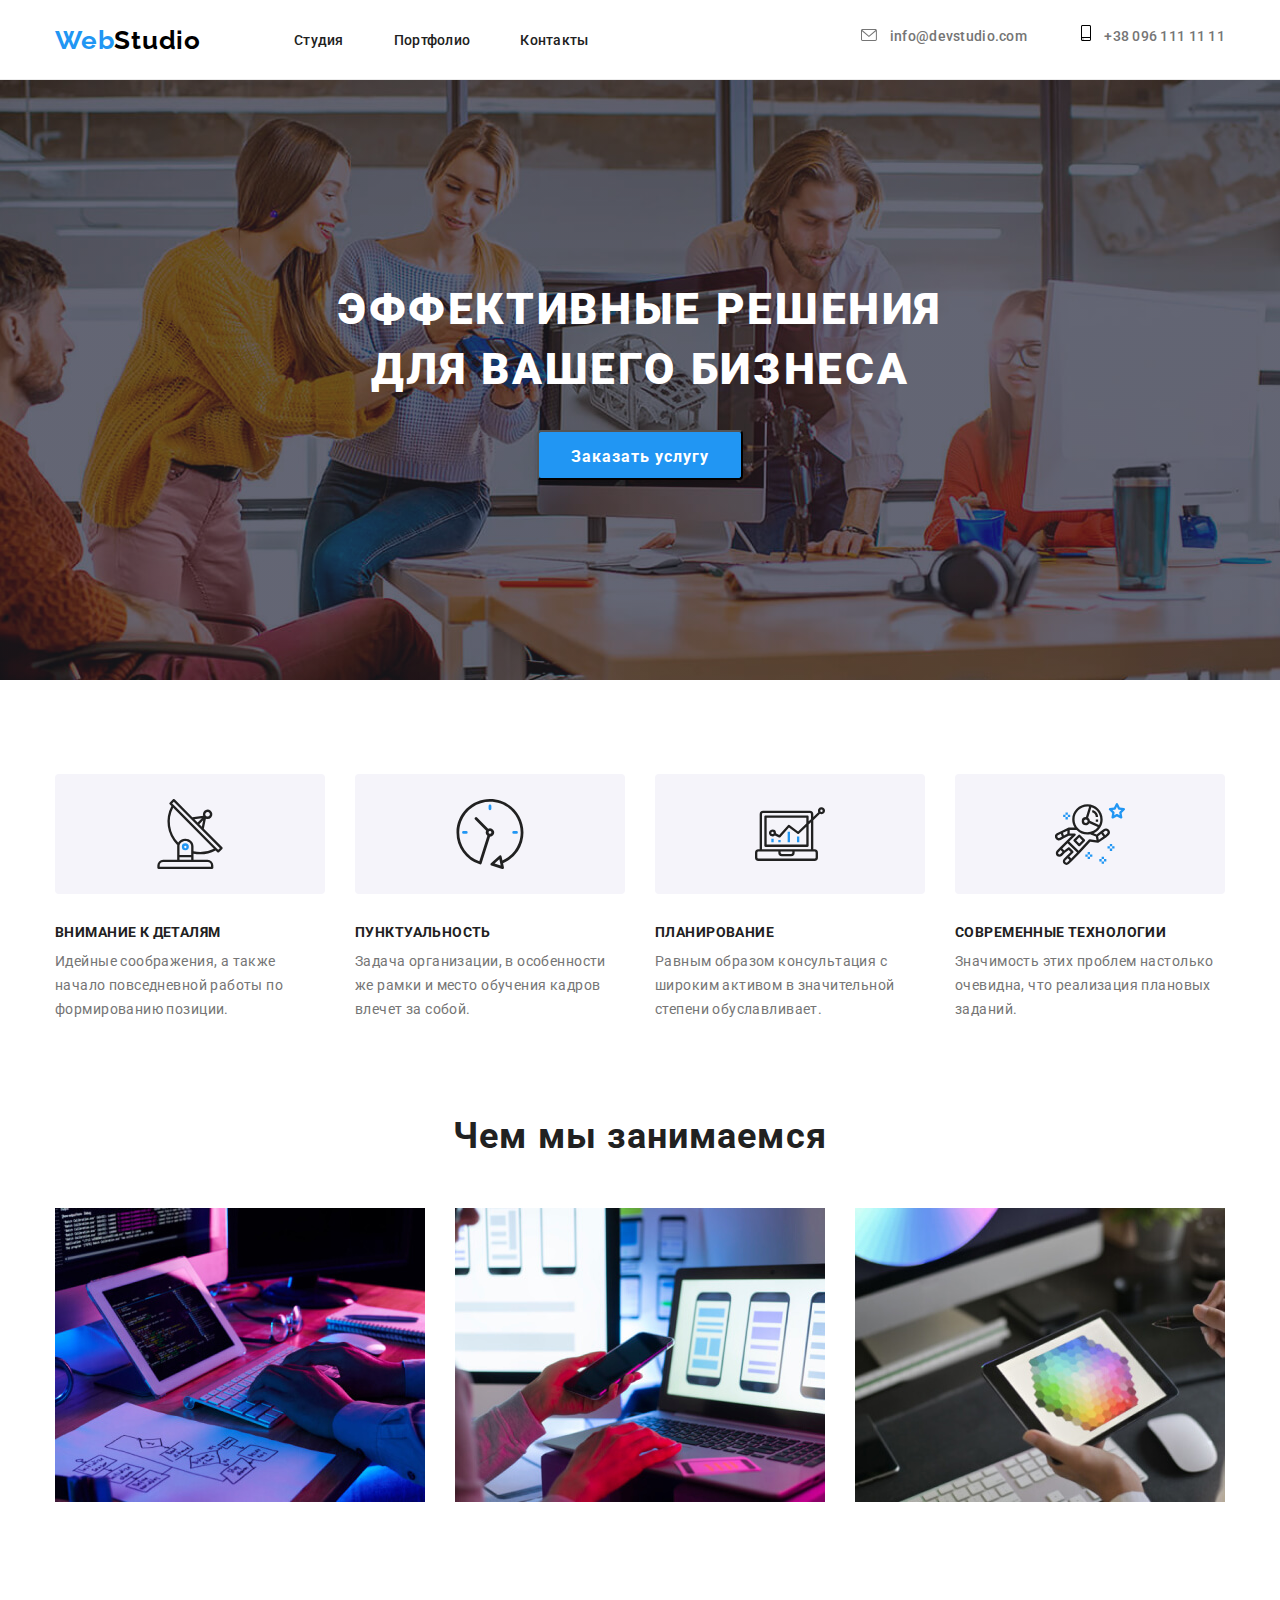
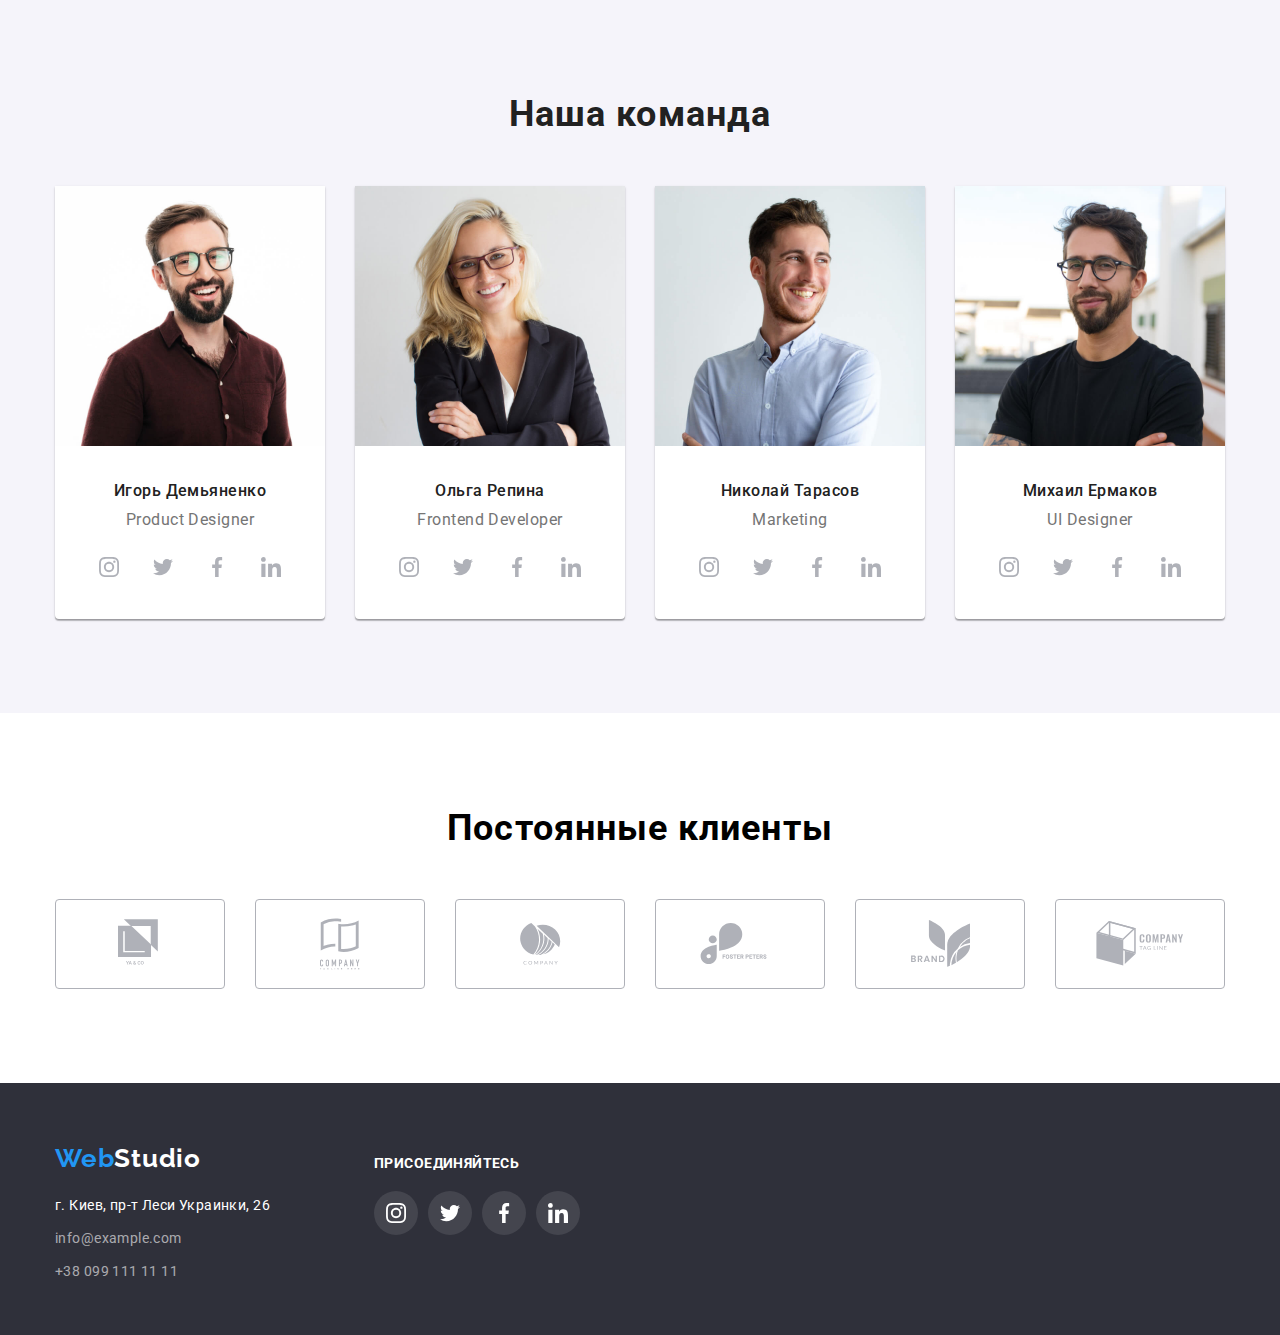
<file: index.html>
<!DOCTYPE html>
<html lang="ru">
  <head>
    <meta charset="UTF-8" />
    <meta name="viewport" content="width=device-width, initial-scale=1.0" />
    <title lang="en">WebStudio</title>
    <link
      rel="stylesheet"
      href="https://cdnjs.cloudflare.com/ajax/libs/modern-normalize/1.0.0/modern-normalize.css"
    />
    <link
      href="https://fonts.googleapis.com/css2?family=Raleway:wght@700&family=Roboto:wght@400;500;700;900&display=swap"
      rel="stylesheet"
    />
    <link rel="stylesheet" href="./css/style.css" />
  </head>
  <body>
    <!--HEADER-->
    <header class="header">
      <div class="container">
        <nav class="navigation">
          <a
            class="logo link"
            href="./index.html"
            aria-label="Логотип WebStudio"
          >
            <span class="logo-item">Web</span>Studio</a
          >
          <ul class="navigation-list list">
            <li class="navigation-list-item">
              <a class="navigation-list-link link" href="./index.html"
                >Студия</a
              >
            </li>
            <li class="navigation-list-item">
              <a class="navigation-list-link link" href="./portfolio.html"
                >Портфолио</a
              >
            </li>
            <li class="navigation-list-item">
              <a class="navigation-list-link link" href="">Контакты</a>
            </li>
          </ul>
        </nav>
        <address class="adress">
          <a class="header-mail-link link" href="mailto:info@devstudio.com">
            <svg class="adress-logo">
              <use href="./images/sprite.svg#icon-envelope"></use>
            </svg>
            info@devstudio.com</a
          >
          <a class="header-tel-link link" href="tel:+380961111111">
            <svg class="adress-logo-tel">
              <use href="./images/sprite.svg#icon-smartphone"></use>
            </svg>
            +38 096 111 11 11</a
          >
        </address>
      </div>
    </header>
    <main>
      <!--HERO-->
      <section class="hero">
        <div class="container">
          <h1 class="hero-title">Эффективные решения для вашего бизнеса</h1>
          <button class="modal-btn" type="button">Заказать услугу</button>
        </div>
      </section>
      <!--Our advantages-->
      <section class="advantages-section">
        <div class="container">
          <h2 class="hero-section-title" hidden>Наши преимущества</h2>
          <ul class="advantages-list list">
            <li class="advantages-list-item">
              <div></div>
              <h3 class="advantages-title">Внимание к деталям</h3>
              <p class="advantages-description">
                Идейные соображения, а также <br />
                начало повседневной работы по <br />
                формированию позиции.
              </p>
            </li>
            <li class="advantages-list-item">
              <div></div>
              <h3 class="advantages-title">Пунктуальность</h3>
              <p class="advantages-description">
                Задача организации, в особенности <br />
                же рамки и место обучения кадров<br />
                влечет за собой.
              </p>
            </li>
            <li class="advantages-list-item">
              <div></div>
              <h3 class="advantages-title">Планирование</h3>
              <p class="advantages-description">
                Равным образом консультация с<br />
                широким активом в значительной<br />
                степени обуславливает.
              </p>
            </li>
            <li class="advantages-list-item">
              <div></div>
              <h3 class="advantages-title">Современные технологии</h3>
              <p class="advantages-description">
                Значимость этих проблем настолько<br />
                очевидна, что реализация плановых<br />
                заданий.
              </p>
            </li>
          </ul>
        </div>
      </section>

      <!--What are we doing-->
      <section class="doing-section">
        <h2 class="hero-section-title">Чем мы занимаемся</h2>
        <div class="container">
          <ul class="doing-list list">
            <li class="doing-list-item">
              <img
                class="doing-img"
                src="./images/what-are-we-doing/what-are-we-doing-img-1.jpg"
                alt="специалист изучает дизайны мобильных телефонов на компьютере"
                width="370"
                height="294"
              />
            </li>
            <li class="doing-list-item">
              <img
                class="doing-img"
                src="./images/what-are-we-doing/what-are-we-doing-img-2.jpg"
                alt="специалист изучает дизайны мобильных телефонов на компьютере"
                width="370"
                height="294"
              />
            </li>
            <li class="doing-list-item">
              <img
                class="doing-img"
                src="./images/what-are-we-doing/what-are-we-doing-img-3.jpg"
                alt="специалист работает с цветами на планшете"
                width="370"
                height="294"
              />
            </li>
          </ul>
        </div>
      </section>

      <!--Our team-->
      <section class="team-section">
        <h2 class="hero-section-title">Наша команда</h2>
        <div class="container">
          <ul class="team-list list">
            <li class="team-list-item">
              <img
                class="team-img"
                src="./images/our-team/member-1.jpg"
                alt="Член команды Игорь Демьяненко"
                width="270"
                height="260"
              />
              <div class="team-list-content">
                <h3 class="team-title">Игорь Демьяненко</h3>
                <p class="team-title-description" lang="en">Product Designer</p>
                <ul class="social-list list">
                  <li class="social-list-item">
                    <a href="" class="social-list-link">
                      <svg class="social-list-svg">
                        <use href="./images/sprite.svg#icon-instagram"></use>
                      </svg>
                    </a>
                  </li>
                  <li class="social-list-item">
                    <a href="" class="social-list-link">
                      <svg class="social-list-svg">
                        <use href="./images/sprite.svg#icon-twitter"></use>
                      </svg>
                    </a>
                  </li>
                  <li class="social-list-item">
                    <a href="" class="social-list-link">
                      <svg class="social-list-svg">
                        <use href="./images/sprite.svg#icon-facebook"></use>
                      </svg>
                    </a>
                  </li>
                  <li class="social-list-item">
                    <a href="" class="social-list-link">
                      <svg class="social-list-svg">
                        <use href="./images/sprite.svg#icon-linkedin"></use>
                      </svg>
                    </a>
                  </li>
                </ul>
              </div>
            </li>
            <li class="team-list-item">
              <img
                class="team-img"
                src="./images/our-team/member-2.jpg"
                alt="Член команды Ольга Репина"
                width="270"
                height="260"
              />
              <div class="team-list-content">
                <h3 class="team-title">Ольга Репина</h3>
                <p class="team-title-description" lang="en">
                  Frontend Developer
                </p>
                <ul class="social-list list">
                  <li class="social-list-item">
                    <a href="" class="social-list-link">
                      <svg class="social-list-svg">
                        <use href="./images/sprite.svg#icon-instagram"></use>
                      </svg>
                    </a>
                  </li>
                  <li class="social-list-item">
                    <a href="" class="social-list-link">
                      <svg class="social-list-svg">
                        <use href="./images/sprite.svg#icon-twitter"></use>
                      </svg>
                    </a>
                  </li>
                  <li class="social-list-item">
                    <a href="" class="social-list-link">
                      <svg class="social-list-svg">
                        <use href="./images/sprite.svg#icon-facebook"></use>
                      </svg>
                    </a>
                  </li>
                  <li class="social-list-item">
                    <a href="" class="social-list-link">
                      <svg class="social-list-svg">
                        <use href="./images/sprite.svg#icon-linkedin"></use>
                      </svg>
                    </a>
                  </li>
                </ul>
              </div>
            </li>
            <li class="team-list-item">
              <img
                src="./images/our-team/member-3.jpg"
                alt="Член команды Николай Тарасов"
                width="270"
                height="260"
              />
              <div class="team-list-content">
                <h3 class="team-title">Николай Тарасов</h3>
                <p class="team-title-description" lang="en">Marketing</p>
                <ul class="social-list list">
                  <li class="social-list-item">
                    <a href="" class="social-list-link">
                      <svg class="social-list-svg">
                        <use href="./images/sprite.svg#icon-instagram"></use>
                      </svg>
                    </a>
                  </li>
                  <li class="social-list-item">
                    <a href="" class="social-list-link">
                      <svg class="social-list-svg">
                        <use href="./images/sprite.svg#icon-twitter"></use>
                      </svg>
                    </a>
                  </li>
                  <li class="social-list-item">
                    <a href="" class="social-list-link">
                      <svg class="social-list-svg">
                        <use href="./images/sprite.svg#icon-facebook"></use>
                      </svg>
                    </a>
                  </li>
                  <li class="social-list-item">
                    <a href="" class="social-list-link">
                      <svg class="social-list-svg">
                        <use href="./images/sprite.svg#icon-linkedin"></use>
                      </svg>
                    </a>
                  </li>
                </ul>
              </div>
            </li>
            <li class="team-list-item">
              <img
                src="./images/our-team/member-4.jpg"
                alt="Член команды Михаил Ермаков"
                width="270"
                height="260"
              />
              <div class="team-list-content">
                <h3 class="team-title">Михаил Ермаков</h3>
                <p class="team-title-description" lang="en">UI Designer</p>
                <ul class="social-list list">
                  <li class="social-list-item">
                    <a href="" class="social-list-link">
                      <svg class="social-list-svg">
                        <use href="./images/sprite.svg#icon-instagram"></use>
                      </svg>
                    </a>
                  </li>
                  <li class="social-list-item">
                    <a href="" class="social-list-link">
                      <svg class="social-list-svg">
                        <use href="./images/sprite.svg#icon-twitter"></use>
                      </svg>
                    </a>
                  </li>
                  <li class="social-list-item">
                    <a href="" class="social-list-link">
                      <svg class="social-list-svg">
                        <use href="./images/sprite.svg#icon-facebook"></use>
                      </svg>
                    </a>
                  </li>
                  <li class="social-list-item">
                    <a href="" class="social-list-link">
                      <svg class="social-list-svg">
                        <use href="./images/sprite.svg#icon-linkedin"></use>
                      </svg>
                    </a>
                  </li>
                </ul>
              </div>
            </li>
          </ul>
        </div>
      </section>
      <!--Client-->
      <section class="section-client">
        <div class="container">
          <h2 class="client-title">Постоянные клиенты</h2>
          <ul class="client-list list">
            <li class="client-list-item">
              <a href="" class="client-link link">
                <svg class="client-svg" width="44px" height="49px">
                  <use href="./images/sprite.svg#icon-logo-1"></use>
                </svg>
              </a>
            </li>
            <li class="client-list-item">
              <a href="" class="client-link">
                <svg class="client-svg" width="40px" height="52px">
                  <use href="./images/sprite.svg#icon-logo-2"></use>
                </svg>
              </a>
            </li>
            <li class="client-list-item">
              <a href="" class="client-link link">
                <svg class="client-svg" width="41px" height="42px">
                  <use href="./images/sprite.svg#icon-logo-3"></use>
                </svg>
              </a>
            </li>
            <li class="client-list-item">
              <a href="" class="client-link link">
                <svg class="client-svg" width="80px" height="42px">
                  <use href="./images/sprite.svg#icon-logo-4"></use>
                </svg>
              </a>
            </li>
            <li class="client-list-item">
              <a href="" class="client-link link">
                <svg class="client-svg" width="59px" height="47px">
                  <use href="./images/sprite.svg#icon-logo-5"></use>
                </svg>
              </a>
            </li>
            <li class="client-lisi-item">
              <a href="" class="client-link link">
                <svg class="client-svg" width="88px" height="45px">
                  <use href="./images/sprite.svg#icon-logo-6"></use>
                </svg>
              </a>
            </li>
          </ul>
        </div>
      </section>
    </main>

    <!--Footer-->
    <footer class="footer">
      <div class="footer-container container">
        <div class="footer-left">
          <div class="logo-container">
            <a
              class="logo link"
              href="/index.html"
              aria-label="Логотип WebStudio"
            >
              <span class="logo-item">Web</span>Studio
            </a>
          </div>
          <address class="adress">
            <ul class="footer-list list">
              <li class="footer-list-item">
                <a
                  class="footer-adress-link link"
                  href="https://goo.gl/maps/Tn6iYeRyKpCLgesP7"
                  target="_blank"
                  >г. Киев, пр-т Леси Украинки, 26</a
                >
              </li>
              <li class="footer-list-item">
                <a class="footer-mail-link link" href="mailto:info@example.com"
                  >info@example.com</a
                >
              </li>
              <li class="footer-list-item">
                <a class="footer-tel-link link" href="tel:+380991111111"
                  >+38 099 111 11 11</a
                >
              </li>
            </ul>
          </address>
        </div>
        <div class="footer-right">
          <h2 class="footer-title">Присоединяйтесь</h2>
          <ul class="footer-icon-list list">
            <li class="footer-icon-list-item">
              <a href="" class="footer-icon-link">
                <svg class="footer-svg">
                  <use href="./images/sprite.svg#icon-instagram"></use>
                </svg>
              </a>
            </li>
            <li class="footer-icon-list-item">
              <a href="" class="footer-icon-link">
                <svg class="footer-svg">
                  <use href="./images/sprite.svg#icon-twitter"></use>
                </svg>
              </a>
            </li>
            <li class="footer-icon-list-item">
              <a href="" class="footer-icon-link">
                <svg class="footer-svg">
                  <use href="./images/sprite.svg#icon-facebook"></use>
                </svg>
              </a>
            </li>
            <li class="footer-icon-list-item">
              <a href="" class="footer-icon-link">
                <svg class="footer-svg">
                  <use href="./images/sprite.svg#icon-linkedin"></use>
                </svg>
              </a>
            </li>
          </ul>
        </div>
      </div>
    </footer>
  </body>
</html>
</file>
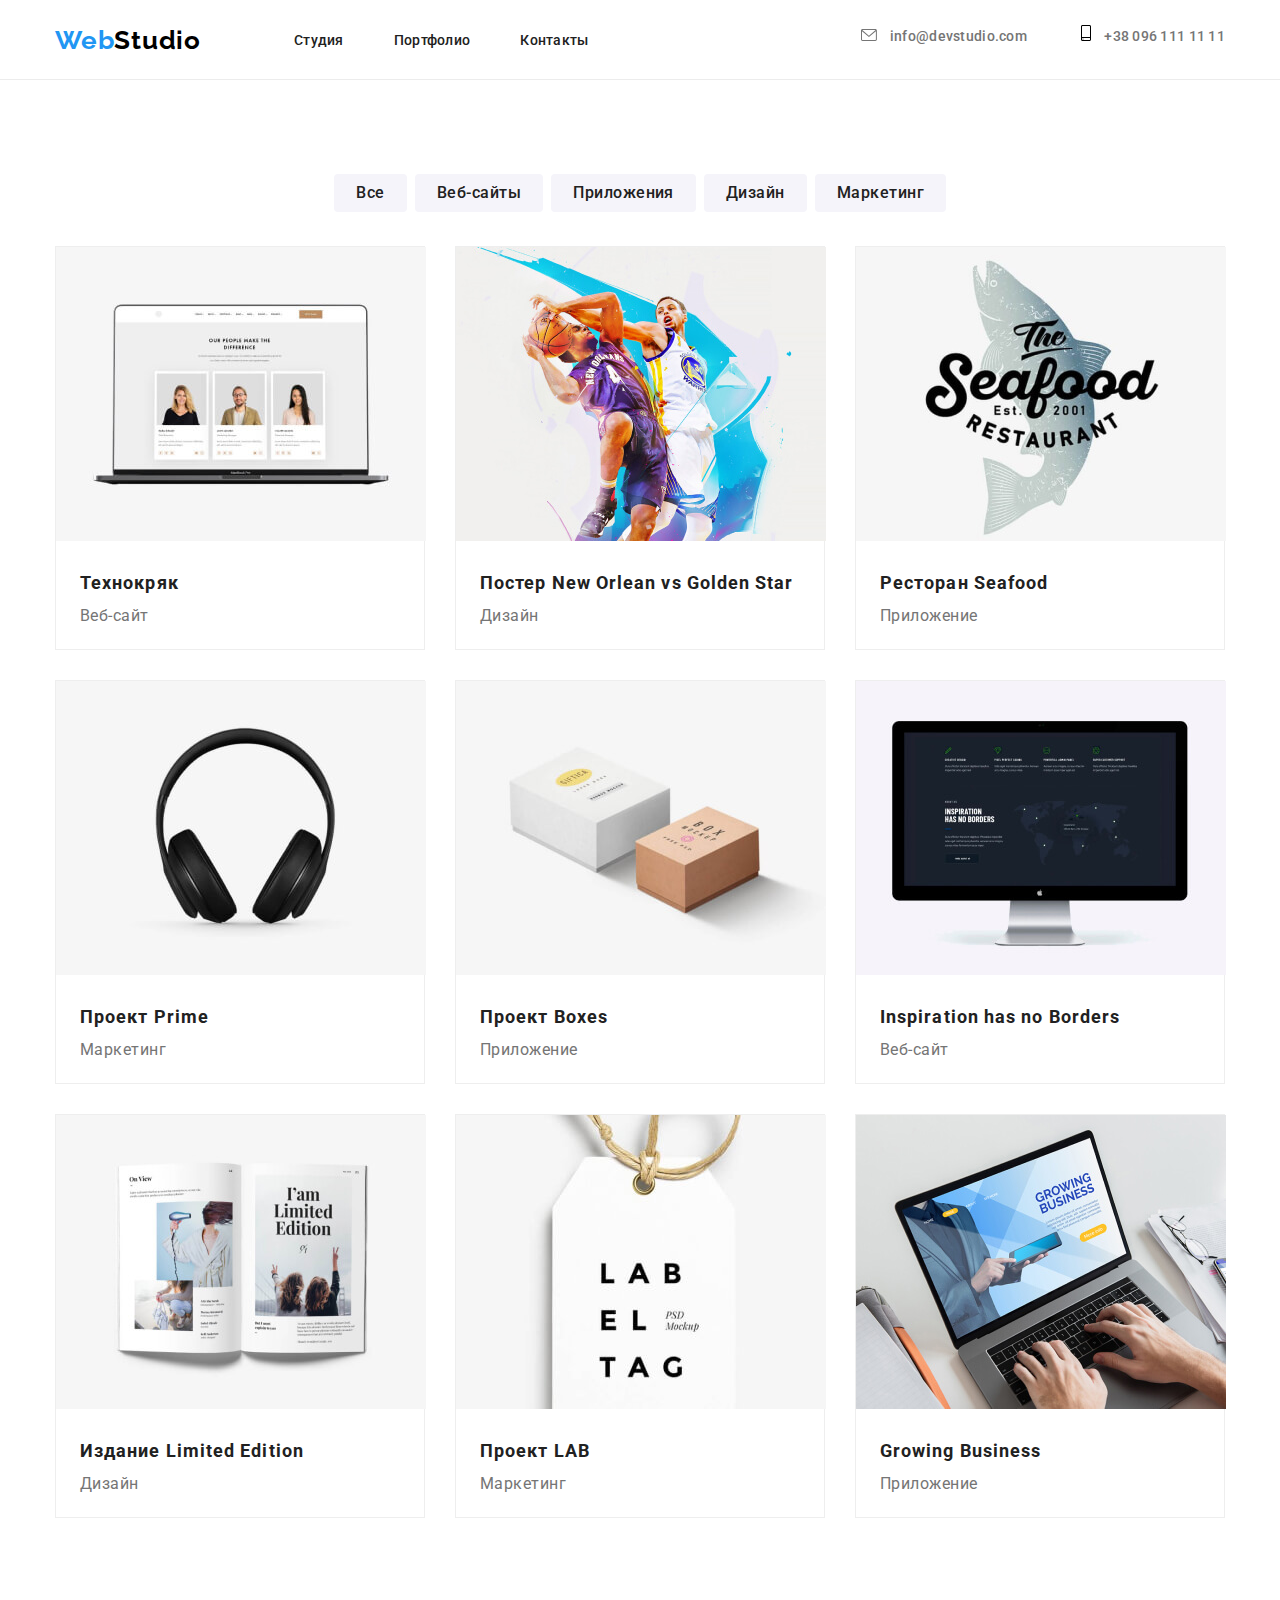
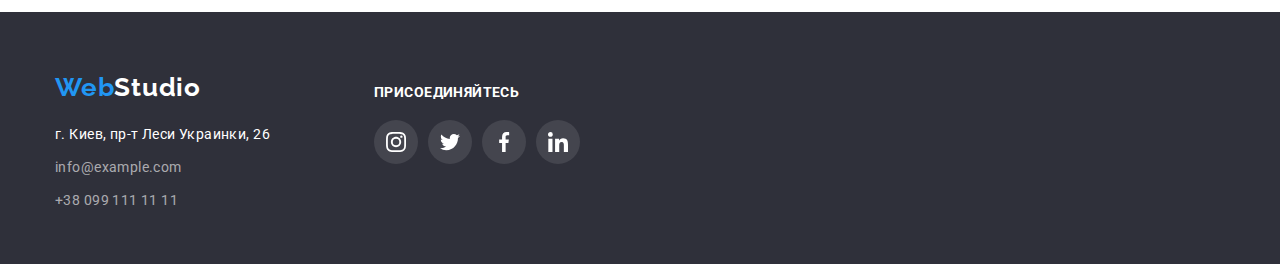
<file: portfolio.html>
<!DOCTYPE html>
<html lang="ru">
  <head>
    <meta charset="UTF-8" />
    <meta name="viewport" content="width=device-width, initial-scale=1.0" />
    <title lang="en">WebStudio</title>
    <link
      rel="stylesheet"
      href="https://cdnjs.cloudflare.com/ajax/libs/modern-normalize/1.0.0/modern-normalize.css"
    />
    <link
      href="https://fonts.googleapis.com/css2?family=Raleway:wght@700&family=Roboto:wght@400;500;700;900&display=swap"
      rel="stylesheet"
    />
    <link rel="stylesheet" href="./css/style.css" />
  </head>
  <body>
    <!--HEADER-->
    <header class="header">
      <div class="container">
        <nav class="navigation">
          <a
            class="logo link"
            href="./index.html"
            aria-label="Логотип WebStudio"
          >
            <span class="logo-item">Web</span>Studio</a
          >
          <ul class="navigation-list list">
            <li class="navigation-list-item">
              <a class="navigation-list-link link" href="./index.html"
                >Студия</a
              >
            </li>
            <li class="navigation-list-item">
              <a class="navigation-list-link link" href="./portfolio.html"
                >Портфолио</a
              >
            </li>
            <li class="navigation-list-item">
              <a class="navigation-list-link link" href="">Контакты</a>
            </li>
          </ul>
        </nav>
        <address class="adress">
          <a class="header-mail-link link" href="mailto:info@devstudio.com">
            <svg class="adress-logo">
              <use href="./images/sprite.svg#icon-envelope"></use>
            </svg>
            info@devstudio.com</a
          >
          <a class="header-tel-link link" href="tel:+380961111111">
            <svg class="adress-logo-tel">
              <use href="./images/sprite.svg#icon-smartphone"></use>
            </svg>
            +38 096 111 11 11</a
          >
        </address>
      </div>
    </header>
    <main>
      <!--HERO-->
      <section class="portfolio-hero">
        <div class="container">
          <h1 class="portfolio-hero-title" hidden>Портфолио</h1>
          <ul class="portfolio-title-list list">
            <li class="portfolio-hero-item">
              <button class="portfolio-btn" type="button">Все</button>
            </li>
            <li class="portfolio-hero-item">
              <button class="portfolio-btn" type="button">Веб-сайты</button>
            </li>
            <li class="portfolio-hero-item">
              <button class="portfolio-btn" type="button">Приложения</button>
            </li>
            <li class="portfolio-hero-item">
              <button class="portfolio-btn" type="button">Дизайн</button>
            </li>
            <li class="portfolio-hero-item">
              <button class="portfolio-btn" type="button">Маркетинг</button>
            </li>
          </ul>
          <ul class="portfolio-hero-list list">
            <li class="portfolio-hero-list-item">
              <img
                class="portfolio-img"
                src="./images/portfolio/img-1.jpg"
                alt="Ноутбук"
                width="370"
                height="294"
              />
              <a href=""></a>
              <div class="portfolio-hero-list-content">
                <h2 class="portfolio-hero-section-title">Технокряк</h2>
                <p class="portfolio-hero-section-subtitle">Веб-сайт</p>
              </div>
            </li>
            <li class="portfolio-hero-list-item">
              <img
                class="portfolio-img"
                src="./images/portfolio/img-2.jpg"
                alt="Спортсмены играют в баскетбол"
                width="370"
                height="294"
              />
              <a href=""></a>
              <div class="portfolio-hero-list-content">
                <h2 class="portfolio-hero-section-title">
                  Постер <span lang="en">New Orlean vs Golden Star</span>
                </h2>
                <p class="portfolio-hero-section-subtitle">Дизайн</p>
              </div>
            </li>
            <li class="portfolio-hero-list-item">
              <img
                class="portfolio-img"
                src="./images/portfolio/img-3.jpg"
                alt="Логотип ресторана"
                width="370"
                height="294"
              />
              <a href=""></a>
              <div class="portfolio-hero-list-content">
                <h2 class="portfolio-hero-section-title">
                  Ресторан<span lang="en"> Seafood</span>
                </h2>
                <p class="portfolio-hero-section-subtitle">Приложение</p>
              </div>
            </li>
            <li class="portfolio-hero-list-item">
              <img
                class="portfolio-img"
                src="./images/portfolio/img-4.jpg"
                alt="Наушники"
                width="370"
                height="294"
              />
              <a href=""></a>
              <div class="portfolio-hero-list-content">
                <h2 class="portfolio-hero-section-title">
                  Проект<span lang="en"> Prime</span>
                </h2>
                <p class="portfolio-hero-section-subtitle">Маркетинг</p>
              </div>
            </li>
            <li class="portfolio-hero-list-item">
              <img
                class="portfolio-img"
                src="./images/portfolio/img-5.jpg"
                alt="Две картонные коробки"
                width="370"
                height="294"
              />
              <a href=""></a>
              <div class="portfolio-hero-list-content">
                <h2 class="portfolio-hero-section-title">
                  Проект <span lang="en">Boxes</span>
                </h2>
                <p class="portfolio-hero-section-subtitle">Приложение</p>
              </div>
            </li>
            <li class="portfolio-hero-list-item">
              <img
                class="portfolio-img"
                src="./images/portfolio/img-6.jpg"
                alt="Монитор от компьютера"
                width="370"
                height="294"
              />
              <a href=""></a>
              <div class="portfolio-hero-list-content">
                <h2 class="portfolio-hero-section-title" lang="en">
                  Inspiration has no Borders
                </h2>
                <p class="portfolio-hero-section-subtitle">Веб-сайт</p>
              </div>
            </li>
            <li class="portfolio-hero-list-item">
              <img
                class="portfolio-img"
                src="./images/portfolio/img-7.jpg"
                alt="Открытаяя книга"
                width="370"
                height="294"
              />
              <a href=""></a>
              <div class="portfolio-hero-list-content">
                <h2 class="portfolio-hero-section-title">
                  Издание <span lang="en">Limited Edition</span>
                </h2>
                <p class="portfolio-hero-section-subtitle">Дизайн</p>
              </div>
            </li>
            <li class="portfolio-hero-list-item">
              <img
                class="portfolio-img"
                src="./images/portfolio/img-8.jpg"
                alt="Бирка с логотипом компании"
                width="370"
                height="294"
              />
              <a href=""></a>
              <div class="portfolio-hero-list-content">
                <h2 class="portfolio-hero-section-title">
                  Проект <span lang="en">LAB</span>
                </h2>
                <p class="portfolio-hero-section-subtitle">Маркетинг</p>
              </div>
            </li>
            <li class="portfolio-hero-list-item">
              <img
                class="portfolio-img"
                src="./images/portfolio/img-9.jpg"
                alt="Человек работает на ноутбуке"
                width="370"
                height="294"
              />
              <a href=""></a>
              <div class="portfolio-hero-list-content">
                <h2 class="portfolio-hero-section-title" lang="en">
                  Growing Business
                </h2>
                <p class="portfolio-hero-section-subtitle">Приложение</p>
              </div>
            </li>
          </ul>
        </div>
      </section>
    </main>
    <!--Footer-->
    <footer class="footer">
      <div class="footer-container container">
        <div class="footer-left">
          <div class="logo-container">
            <a
              class="logo link"
              href="/index.html"
              aria-label="Логотип WebStudio"
            >
              <span class="logo-item">Web</span>Studio
            </a>
          </div>
          <address class="adress">
            <ul class="footer-list list">
              <li class="footer-list-item">
                <a
                  class="footer-adress-link link"
                  href="https://goo.gl/maps/Tn6iYeRyKpCLgesP7"
                  target="_blank"
                  >г. Киев, пр-т Леси Украинки, 26</a
                >
              </li>
              <li class="footer-list-item">
                <a class="footer-mail-link link" href="mailto:info@example.com"
                  >info@example.com</a
                >
              </li>
              <li class="footer-list-item">
                <a class="footer-tel-link link" href="tel:+380991111111"
                  >+38 099 111 11 11</a
                >
              </li>
            </ul>
          </address>
        </div>
        <div class="footer-right">
          <h2 class="footer-title">Присоединяйтесь</h2>
          <ul class="footer-icon-list list">
            <li class="footer-icon-list-item">
              <a href="" class="footer-icon-link">
                <svg class="footer-svg">
                  <use href="./images/sprite.svg#icon-instagram"></use>
                </svg>
              </a>
            </li>
            <li class="footer-icon-list-item">
              <a href="" class="footer-icon-link">
                <svg class="footer-svg">
                  <use href="./images/sprite.svg#icon-twitter"></use>
                </svg>
              </a>
            </li>
            <li class="footer-icon-list-item">
              <a href="" class="footer-icon-link">
                <svg class="footer-svg">
                  <use href="./images/sprite.svg#icon-facebook"></use>
                </svg>
              </a>
            </li>
            <li class="footer-icon-list-item">
              <a href="" class="footer-icon-link">
                <svg class="footer-svg">
                  <use href="./images/sprite.svg#icon-linkedin"></use>
                </svg>
              </a>
            </li>
          </ul>
        </div>
      </div>
    </footer>
  </body>
</html>
</file>
<file: css/style.css>
:root {
  --accent-color: #2196f3;
  --title-text-color: #212121;
  --description-subtitle-color: #757575;
  --logo-color: #000000;
  --backgound-color: #ffffff;
}
*,
*::before,
*::after {
  box-sizing: border-box;
  margin: 0;
  padding: 0;
}

body {
  font-family: "Roboto", sans-serif;
  font-style: normal;
}
main {
  display: block;
}
.list {
  list-style: none;
}
.link {
  text-decoration: none;
}
.adress {
  font-style: normal;
}
/*img {
  display: block;
}*/
.container {
  width: 1200px;
  padding: 0 15px;
  margin: 0 auto;
}
/*==Header===*/
.header {
  /*width: 1600px;*/
  height: 80px;
  padding: 25px 0;
  border-bottom-width: 1px;
  border-bottom-style: solid;
  border-bottom-color: #ececec;
  background-color: var(--backgound-color);
}
.header .container {
  display: flex;
}
.logo {
  margin-right: 93px;
  font-family: Raleway;
  font-style: normal;
  font-weight: 700;
  font-size: 26px;
  line-height: 1.192;
  letter-spacing: 0.03em;
  color: var(--logo-color);
}
.logo-item {
  font-family: Raleway;
  font-style: normal;
  font-weight: 700;
  font-size: 26px;
  line-height: 1.192;
  letter-spacing: 0.03em;
  color: var(--accent-color);
}
.navigation {
  display: flex;
  align-items: center;
}
.navigation-list {
  display: flex;
}
.navigation-list-item:not(:last-child) {
  margin-right: 50px;
}
.navigation-list-link {
  font-weight: 500;
  font-size: 14px;
  line-height: 1.142;
  letter-spacing: 0.02em;
  color: var(--title-text-color);
}
.navigation-list-link:hover,
.navigation-list-link:focus {
  color: var(--accent-color);
}
.navigation-list-link:active {
  color: var(--accent-color);
}
.header .adress {
  margin-left: auto;
}
.header-tel-link {
  margin-left: 50px;
}
.header-mail-link,
.header-tel-link {
  font-weight: 500;
  font-size: 14px;
  line-height: 1.142;
  letter-spacing: 0.02em;
  color: var(--description-subtitle-color);
}
.header-mail-link:hover,
.header-mail-link:focus,
.header-tel-link:hover,
.header-tel-link:focus {
  color: var(--accent-color);
}
.header-mail-link:active,
.header-tel-link:active {
  color: var(--accent-color);
}
.header-mail-link:hover .adress-logo {
  fill: var(--accent-color);
}
.adress-logo {
  width: 16px;
  height: 12px;
  margin-right: 10px;
  fill: var(--description-subtitle-color);
}
.header-tel-link:hover .adress-logo-tel {
  fill: var(--accent-color);
}
.adress-logo-tel {
  width: 10px;
  height: 16px;
  margin-right: 10px;
}
/*== End Header===*/
/*== HERO===*/
.hero {
  /* width: 1600px; */
  /* height: 600px; */
  margin-left: auto;
  margin-right: auto;
  padding-top: 200px;
  padding-bottom: 200px;
  background-color: #2f303a;
  text-align: center;
  background-image: linear-gradient(
      rgba(47, 48, 58, 0.4),
      rgba(47, 48, 58, 0.4)
    ),
    url("../images/hero/hero-jpg.jpg");
  background-repeat: no-repeat;
  background-position: center;
}
.hero .container {
  display: flex;
  flex-direction: column;
  justify-content: center;
  align-items: center;
}

.hero-title {
  width: 700px;
  height: 120px;
  margin-bottom: 30px;
  font-weight: 900;
  font-size: 44px;
  line-height: 1.363;
  letter-spacing: 0.06em;
  text-transform: uppercase;
  color: var(--backgound-color);
}
.modal-btn {
  min-width: 200px;
  height: 50px;
  padding: 10px 32px;
  background: #2196f3;
  box-shadow: 0px 4px 4px rgba(0, 0, 0, 0.15);
  border-radius: 4px;
  text-align: center;
  font-weight: 700;
  font-size: 16px;
  line-height: 1.875;
  letter-spacing: 0.06em;
  color: var(--backgound-color);
}

.hero-section-title {
  padding-bottom: 50px;
  font-weight: 700;
  font-size: 36px;
  line-height: 1.166;
  text-align: center;
  letter-spacing: 0.03em;
  color: var(--title-text-color);
}
/*== End HERO===*/

/*== Advantages===*/
.advantages-section {
  /* width: 1600px; */
  padding-top: 94px;
  padding-bottom: 94px;
}

.advantages-list {
  display: flex;
}
.advantages-list-item {
  width: 270px;
}

.advantages-list-item:not(:last-child) {
  margin-right: 30px;
}
.advantages-list-item div {
  display: flex;
  align-items: center;
  justify-content: center;
  height: 120px;
  background-color: #f5f4fa;
  border-radius: 4px;
}
.advantages-list-item:nth-child(1) div::before {
  content: "";
  display: block;
  width: 70px;
  height: 70px;
  background-image: url("../images/advantages/antenna\ 1.svg");
}
.advantages-list-item:nth-child(2) div::before {
  content: "";
  display: block;
  width: 70px;
  height: 70px;
  background-image: url("../images/advantages/clock\ 1.svg");
}
.advantages-list-item:nth-child(3) div::before {
  content: "";
  display: block;
  width: 70px;
  height: 70px;
  background-image: url("../images/advantages/diagram\ 1.svg");
}
.advantages-list-item:nth-child(4) div::before {
  content: "";
  display: block;
  width: 70px;
  height: 70px;
  background-image: url("../images/advantages/astronaut\ 1.svg");
}

.advantages-title {
  margin-top: 30px;
  margin-bottom: 10px;
  font-weight: 700;
  font-size: 14px;
  line-height: 1.142;
  letter-spacing: 0.03em;
  text-transform: uppercase;
  color: var(--title-text-color);
}
.advantages-description {
  font-weight: normal;
  font-size: 14px;
  line-height: 1.714;
  letter-spacing: 0.03em;
  color: var(--description-subtitle-color);
}
/*== End Advantages===*/

/*== What are we doing===*/
.doing-section {
  /* width: 1600px; */
  margin-right: auto;
  margin-left: auto;
  padding-bottom: 94px;
}
.doing-section .container {
  display: flex;
}
.doing-list {
  display: flex;
}
.doing-list-item:not(:last-child) {
  margin-right: 30px;
}
/*== End What are we doing===*/
/*== Our team ===*/
.team-section {
  /* width: 1600px; */
  margin-left: auto;
  margin-right: auto;
  padding-top: 94px;
  padding-bottom: 94px;
  background-color: #f5f4fa;
}
.team-section .container {
  display: flex;
}
.team-list {
  display: flex;
}
.team-list-item {
  width: 270px;
  background: #ffffff;
  box-shadow: 0px 1px 3px rgba(0, 0, 0, 0.12), 0px 1px 1px rgba(0, 0, 0, 0.14),
    0px 2px 1px rgba(0, 0, 0, 0.2);
  border-radius: 0px 0px 4px 4px;
}

.team-list-item:not(:last-child) {
  margin-right: 30px;
}

.team-list-content {
  padding: 30px 0;
}
.team-title {
  margin-bottom: 10px;
  white-space: nowrap;
  font-weight: 500;
  font-size: 16px;
  line-height: 1.187;
  text-align: center;
  letter-spacing: 0.03em;
  color: var(--title-text-color);
}
.team-title-description {
  margin-bottom: 16px;
  font-weight: 400;
  font-size: 16px;
  line-height: 1.187;
  text-align: center;
  letter-spacing: 0.03em;
  color: var(--description-subtitle-color);
}
.social-list {
  display: flex;
  width: 206px;
  justify-content: space-between;
  margin-left: auto;
  margin-right: auto;
}

.social-list-svg {
  width: 20px;
  height: 20px;
  fill: #afb1b8;
}

.social-list-link {
  display: flex;
  align-items: center;
  justify-content: center;
  width: 44px;
  height: 44px;
  border-radius: 50%;
  background-color: #ffffff;
}

.social-list-link:hover,
.social-list-link:focus {
  background-color: var(--accent-color);
}

.social-list-link:hover .social-list-svg,
.social-list-link:focus .social-list-svg {
  fill: #ffffff;
}
/*== End Our team ===*/
/*==Client==*/

.section-client {
  padding: 94px 0;
}

.client-title {
  margin-bottom: 50px;
  font-weight: 700;
  font-size: 36px;
  line-height: 1.167;
  text-align: center;
  letter-spacing: 0.03em;
  color: var(--title-color);
}

.client-list {
  display: flex;
  justify-content: space-between;
}

.client-list-item {
  display: flex;
  /*width: calc((100% - 30px * 5) / 6);*/
}

.client-link {
  display: flex;
  width: 170px;
  height: 90px;
  align-items: center;
  justify-content: center;
  border: 1px solid #afb1b8;
  border-radius: 4px;
}

.client-link:hover .client-svg {
  fill: var(--accent-color);
}

.client-link:hover {
  border-color: var(--accent-color);
}

.client-svg {
  fill: #afb1b8;
}
/*==end client==*/

/*== Portfolio ===*/
.portfolio-hero {
  padding-top: 94px;
  padding-bottom: 94px;
  background-color: var(--backgound-color);
}
.portfolio-title-list {
  display: flex;
  justify-content: center;
  margin-bottom: 34px;
}
.portfolio-hero .container {
  width: 1200px;
  padding: 0 15px;
  margin: 0 auto;
  align-items: center;
}
.portfolio-btn {
  padding: 6px 22px;
  font-weight: 500;
  font-size: 16px;
  line-height: 1.625;
  text-align: center;
  letter-spacing: 0.03em;
  color: #212121;
  background: #f5f4fa;
  border-style: none;
  min-width: 73px;
  height: 38px;
  border-radius: 4px;
}
.portfolio-btn:hover,
.portfolio-btn:focus {
  color: var(--backgound-color);
  background-color: #2196f3;
}
.portfolio-hero-section-title {
  font-weight: 700;
  font-size: 18px;
  line-height: 36px;
  letter-spacing: 0.06em;
  color: var(--title-text-color);
}
.portfolio-hero-item:not(:last-child) {
  margin-right: 8px;
}
.portfolio-hero-list {
  display: flex;
  flex-wrap: wrap;
}
.portfolio-hero-list-content {
  padding-left: 24px;
  padding-right: 24px;
  padding-top: 20px;
  padding-bottom: 20px;
}
.portfolio-hero-list-item {
  width: 370px;
  height: 404px;
  border: 1px solid #eeeeee;
}
.portfolio-hero-list-item:hover {
  box-shadow: 0px 1px 3px rgba(0, 0, 0, 0.12), 0px 1px 1px rgba(0, 0, 0, 0.14),
    0px 2px 1px rgba(0, 0, 0, 0.2);
  border-radius: 0px 0px 4px 4px;
}

.portfolio-hero-list-item:not(:nth-child(3n)) {
  margin-right: 30px;
}
.portfolio-hero-list-item:not(:nth-child(n + 7)) {
  margin-bottom: 30px;
}

.portfolio-hero-section-subtitle {
  font-weight: 400;
  font-size: 16px;
  line-height: 30px;
  letter-spacing: 0.03em;
  color: var(--description-subtitle-color);
}
/*== End Portfolio ===*/

/*== Footer===*/
.footer {
  /* width: 1600px; */
  margin-left: auto;
  margin-right: auto;
  height: 252px;
  background-color: #2f303a;
  padding-top: 60px;
  padding-bottom: 60px;
}
.footer-left {
  display: flex;
  flex-direction: column;
  justify-content: stretch;
  align-items: flex-start;
}
.footer-container {
  display: flex;
}
.footer-left {
  margin-right: 80px;
}
.logo-container {
  margin-bottom: 20px;
}
.footer .logo {
  display: block;
  color: #ffffff;
}
.footer-list-item:not(:last-child) {
  margin-bottom: 9px;
}

.footer-adress-link {
  font-weight: normal;
  font-size: 14px;
  line-height: 1.714;
  letter-spacing: 0.03em;
  list-style: none;
  color: var(--backgound-color);
}
.footer-mail-link,
.footer-tel-link {
  font-weight: normal;
  font-size: 14px;
  line-height: 1.714;
  letter-spacing: 0.03em;
  color: rgba(255, 255, 255, 0.6);
}
.footer-right {
  display: block;
  width: 206px;
  height: 80px;
  padding-top: 12px;
}
.footer-title {
  font-weight: 700;
  font-size: 14px;
  margin-bottom: 20px;
  line-height: 1.143;
  letter-spacing: 0.03em;
  text-transform: uppercase;
  color: #ffffff;
}
.footer-icon-list {
  display: flex;
  width: 206px;
  justify-content: space-between;
  margin-left: auto;
  margin-right: auto;
}

.footer-svg {
  width: 20px;
  height: 20px;
  fill: #ffffff;
}

.footer-icon-link {
  display: flex;
  align-items: center;
  justify-content: center;
  width: 44px;
  height: 44px;
  border-radius: 50%;
  background: rgba(255, 255, 255, 0.1);
}

.footer-icon-link:hover,
.footer-icon-link:focus {
  background-color: var(--accent-color);
}

.footer-icon-link:hover .footer-svg,
.footer-icon-link:focus .footer-svg {
  fill: #ffffff;
}

/*== End Footer===*/
</file>
